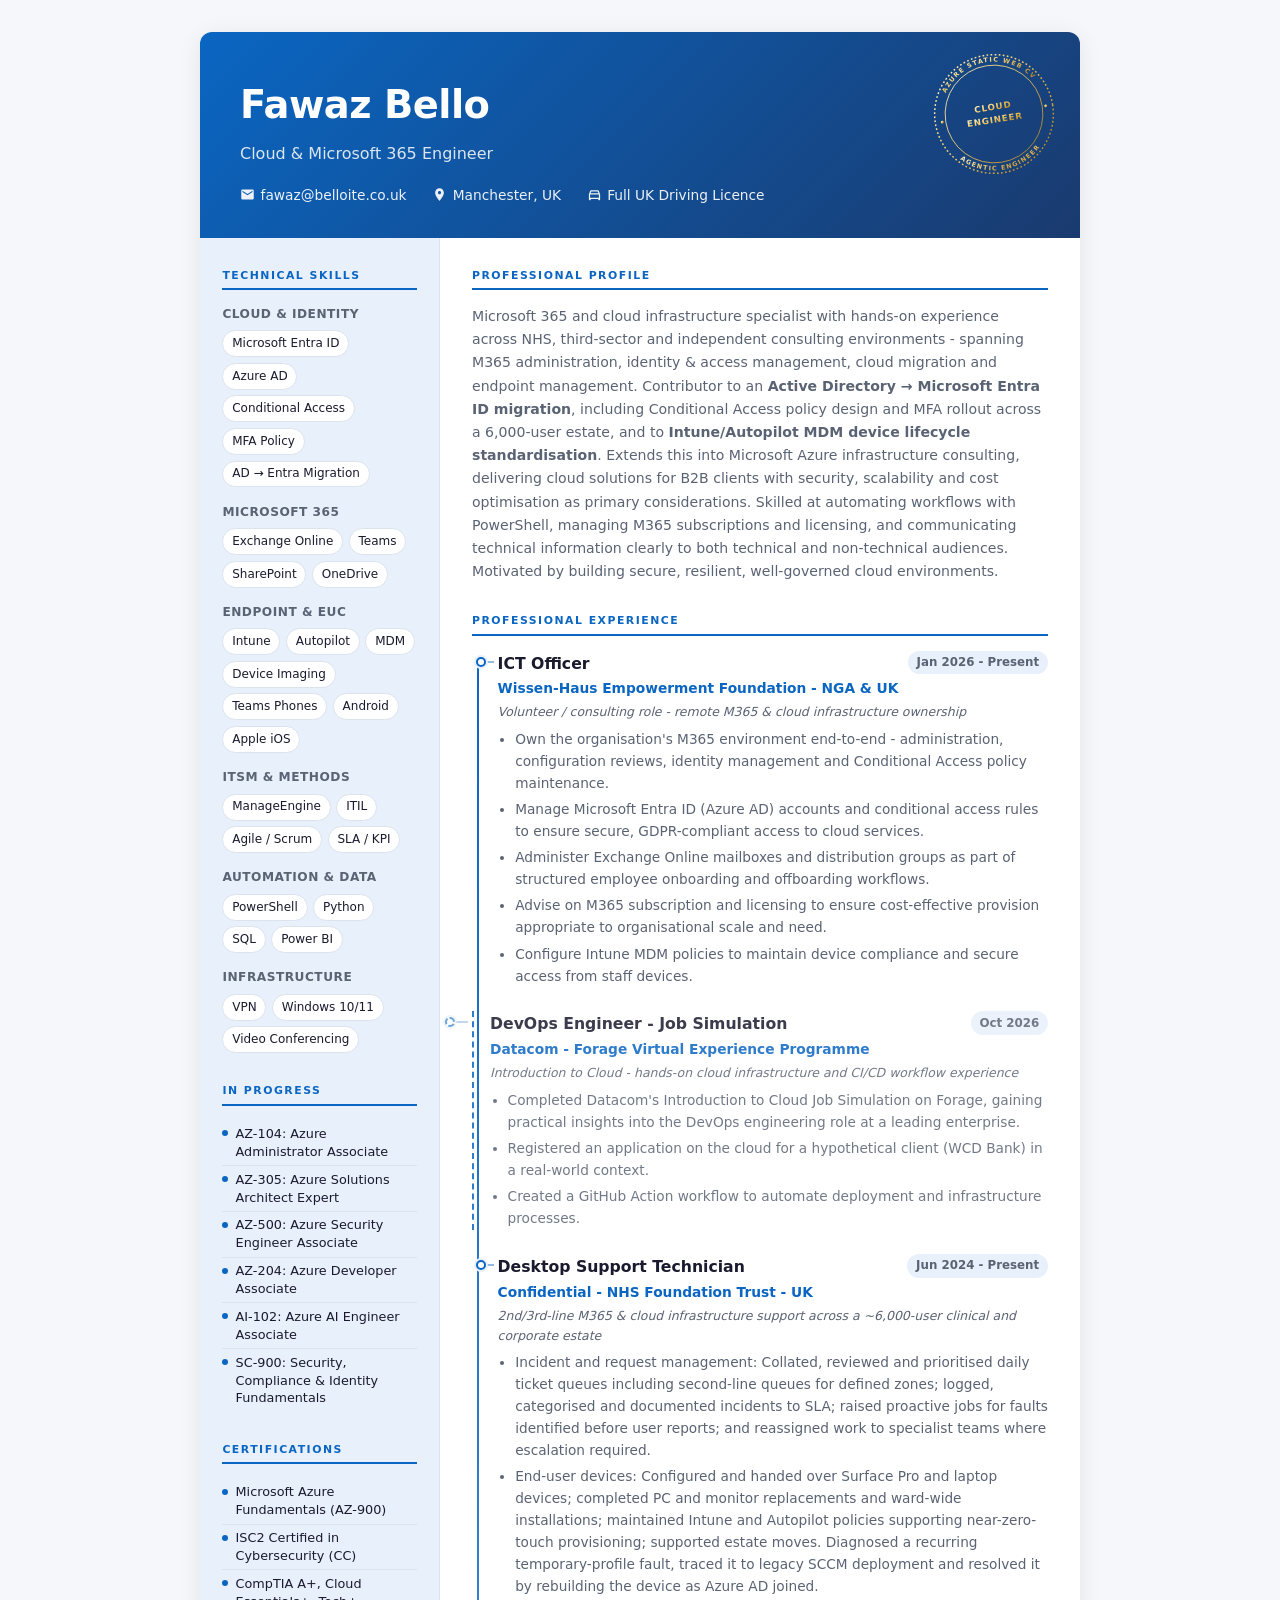
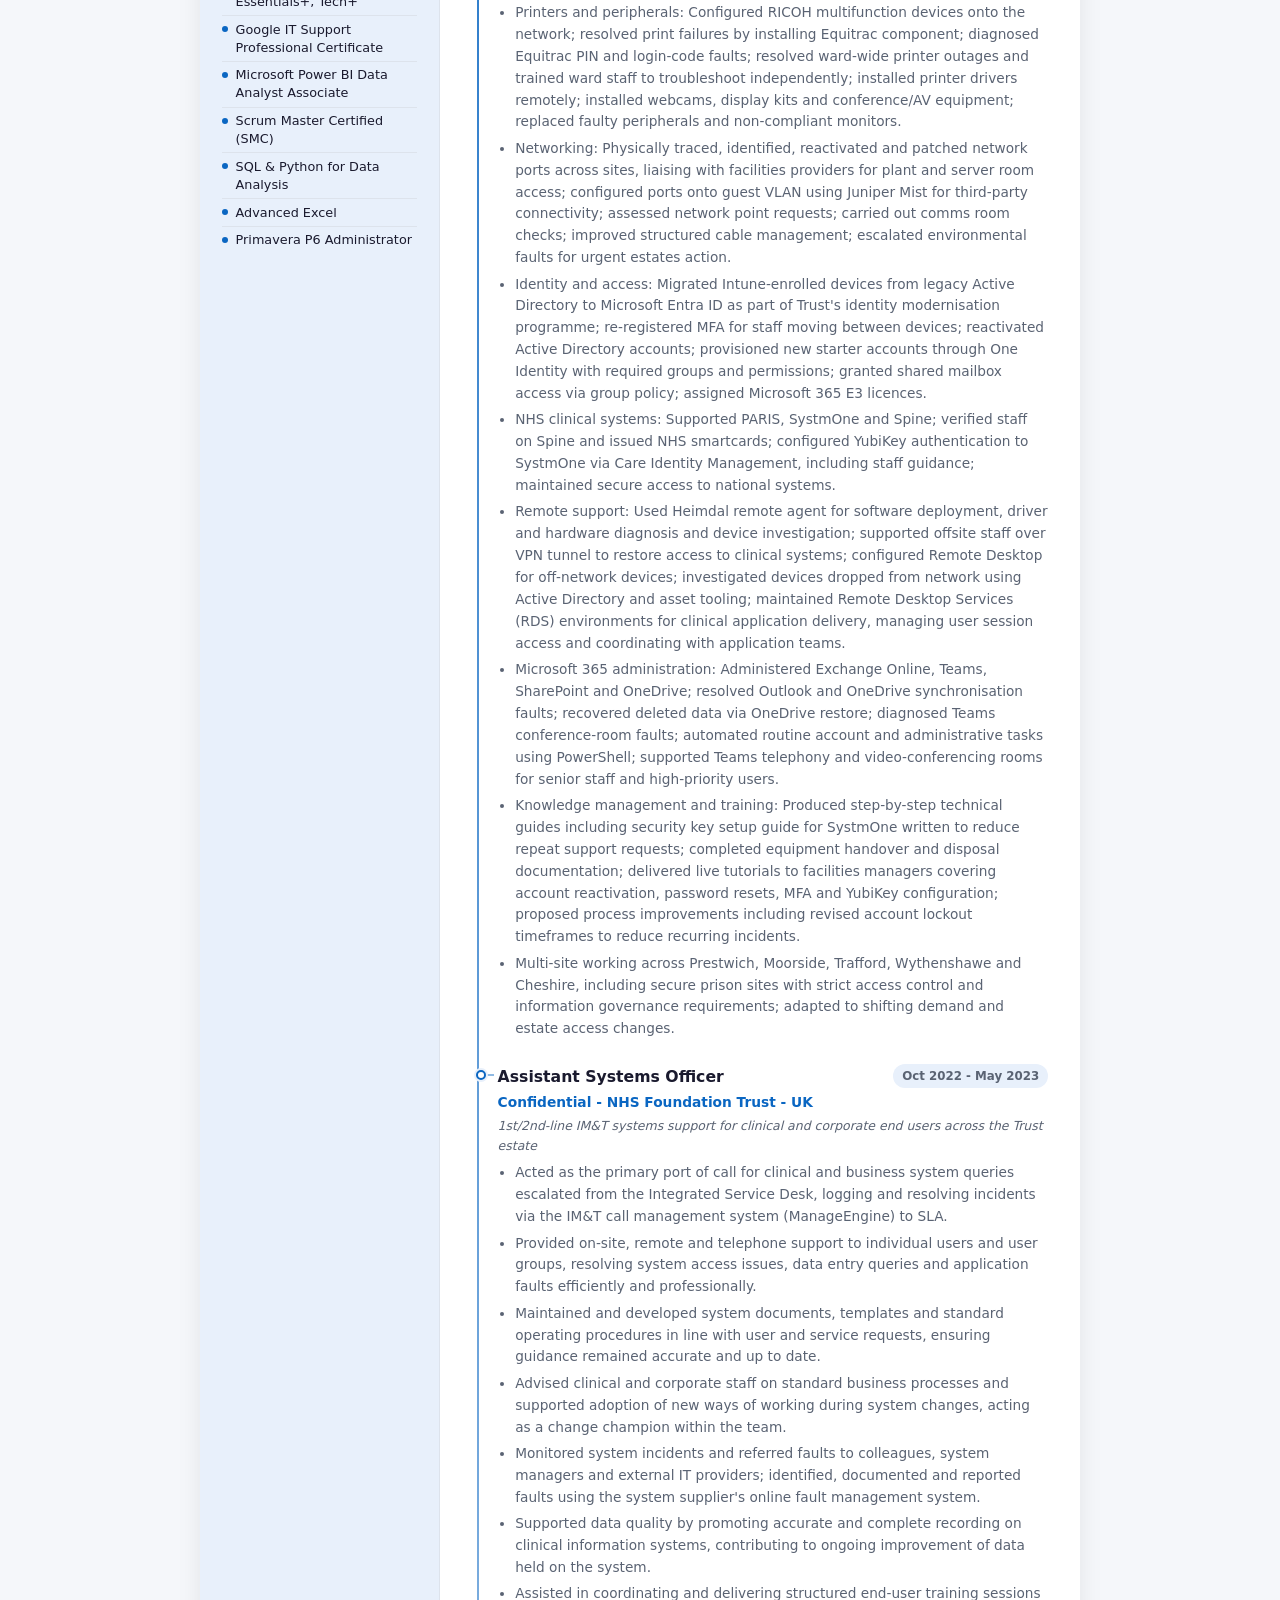
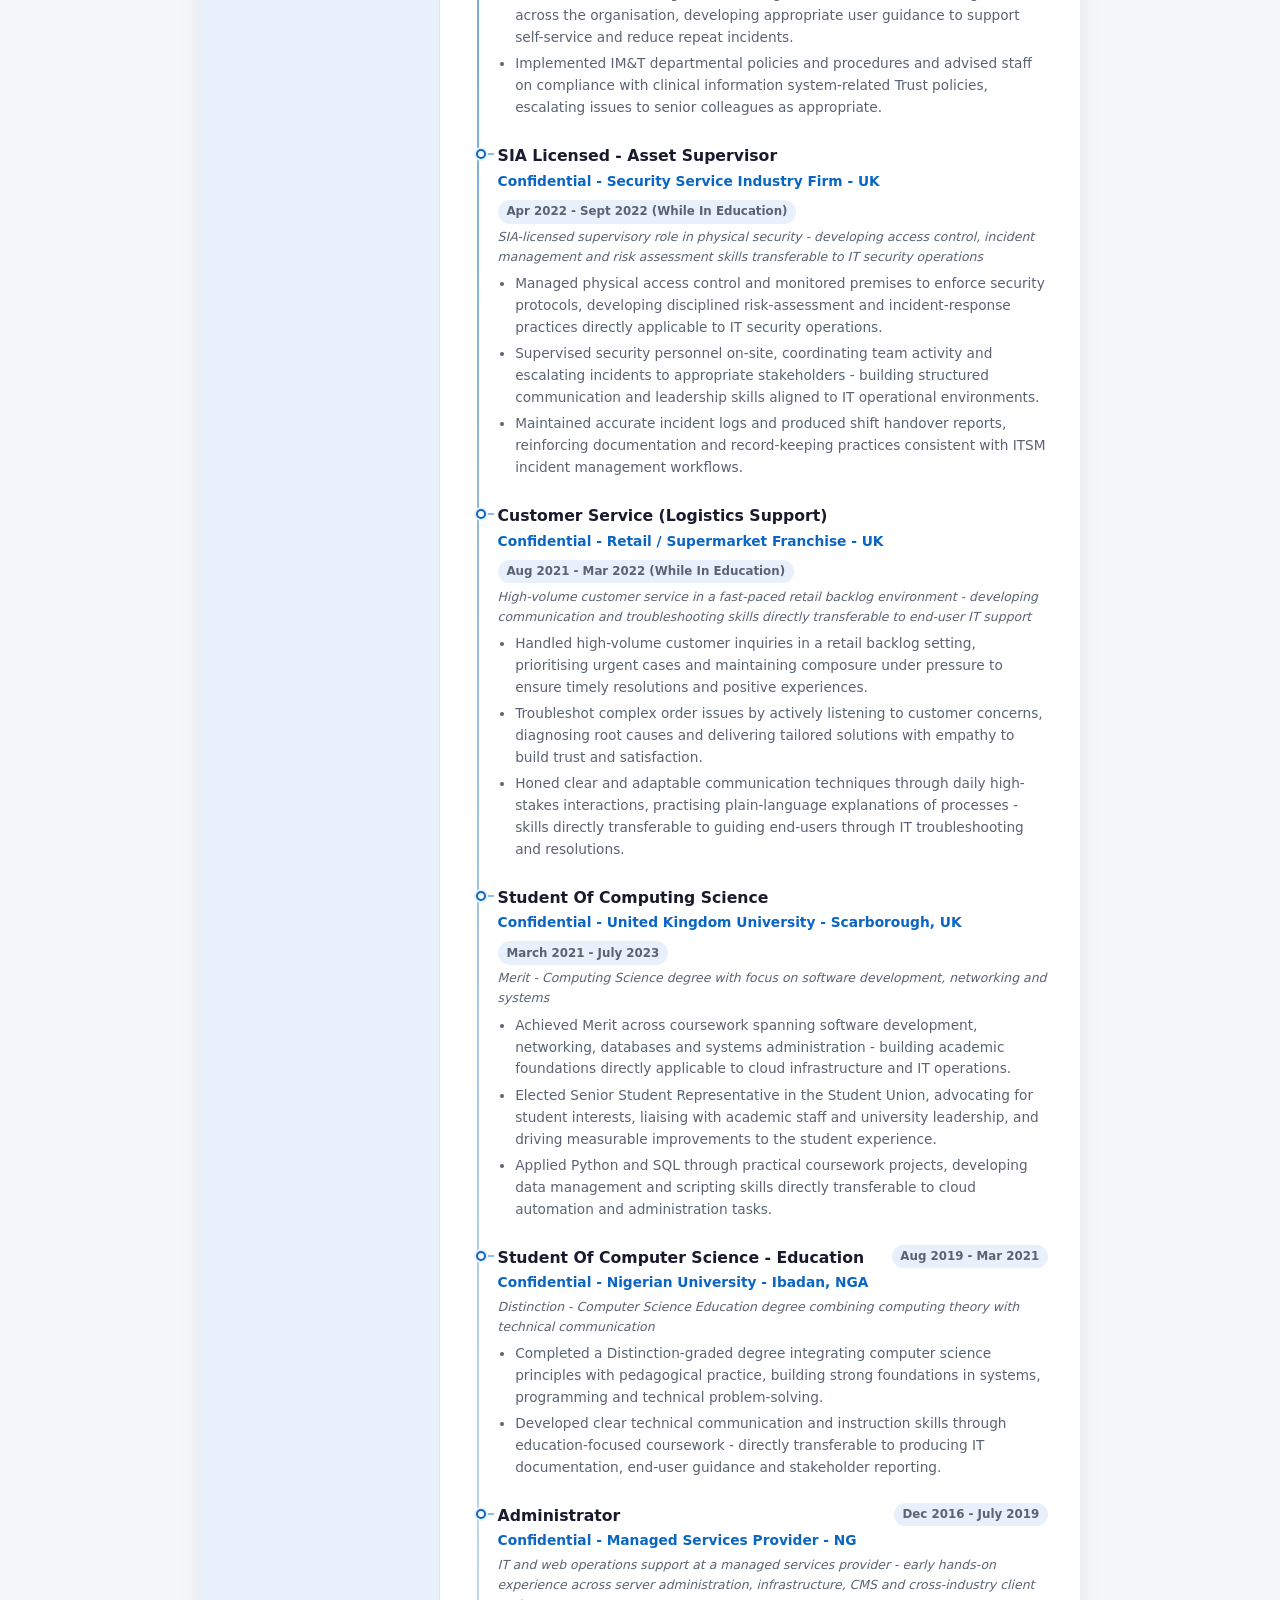
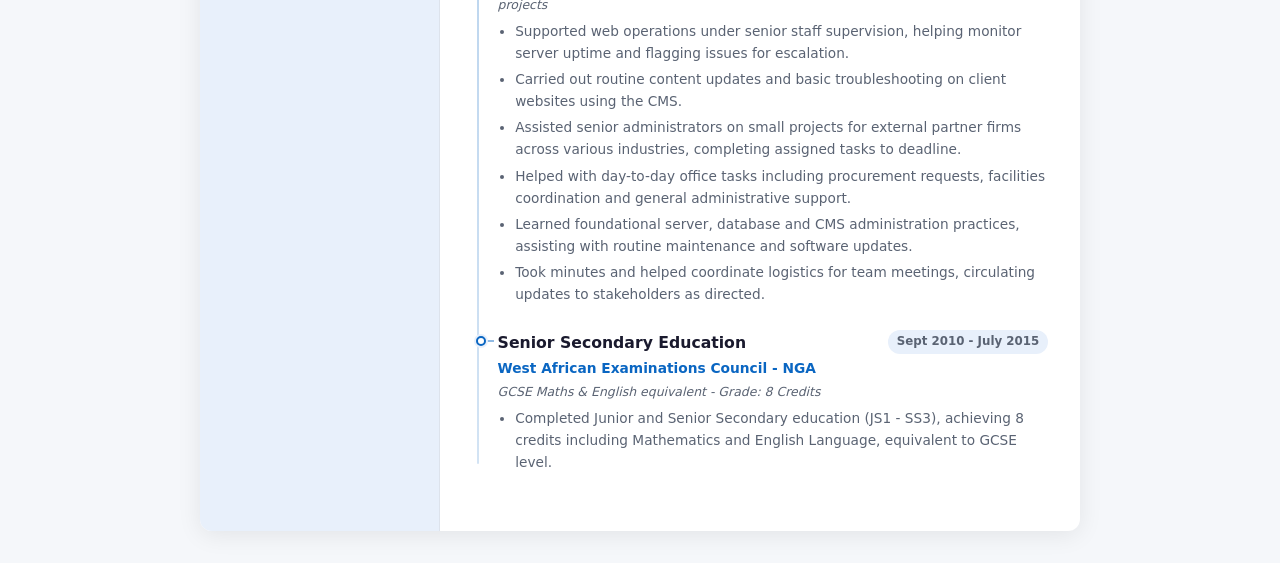
<file: resume-cv/index.html>
<!DOCTYPE html>
<html lang="en">
<head>
  <meta charset="UTF-8" />
  <meta name="viewport" content="width=device-width, initial-scale=1.0"/>
  <title>Fawaz Bello - Cloud &amp; Microsoft 365 Engineer</title>
  <link rel="stylesheet" href="styles.css" />
</head>
<body>
<div class="page">

  <header>
    <div class="cv-stamp" role="img" aria-label="Badge: Azure Static Web CV, Cloud Engineer, Agentic Engineer">
      <svg class="stamp-svg" viewBox="0 0 220 220">
        <defs>
          <linearGradient id="goldGrad" x1="0%" y1="0%" x2="100%" y2="100%">
            <stop offset="0%" stop-color="#fff6d2"/>
            <stop offset="40%" stop-color="#f5d478"/>
            <stop offset="70%" stop-color="#d4a53b"/>
            <stop offset="100%" stop-color="#9c7a22"/>
          </linearGradient>
          <path id="stampArcTop" d="M 20,110 A 90,90 0 0 1 200,110" fill="none"/>
          <path id="stampArcBottom" d="M 13,110 A 97,97 0 0 0 207,110" fill="none"/>
        </defs>
        <circle cx="110" cy="110" r="102" class="stamp-ring-outer"/>
        <circle cx="110" cy="110" r="84" class="stamp-ring-inner"/>
        <text class="stamp-text-arc"><textPath href="#stampArcTop" startOffset="50%" text-anchor="middle">AZURE STATIC WEB CV</textPath></text>
        <text class="stamp-text-arc"><textPath href="#stampArcBottom" startOffset="50%" text-anchor="middle">AGENTIC ENGINEER</textPath></text>
        <text x="110" y="103" text-anchor="middle" class="stamp-text-main">CLOUD</text>
        <text x="110" y="125" text-anchor="middle" class="stamp-text-main">ENGINEER</text>
        <circle cx="20" cy="110" r="2.4" class="stamp-dot"/>
        <circle cx="200" cy="110" r="2.4" class="stamp-dot"/>
      </svg>
    </div>
    <h1>Fawaz Bello</h1>
    <p class="tagline">Cloud &amp; Microsoft 365 Engineer</p>
    <div class="contact-bar">
      <a href="mailto:fawaz@belloite.co.uk">
        <svg class="icon" viewBox="0 0 24 24"><path d="M20 4H4a2 2 0 00-2 2v12a2 2 0 002 2h16a2 2 0 002-2V6a2 2 0 00-2-2zm0 4l-8 5-8-5V6l8 5 8-5v2z"/></svg>
        fawaz@belloite.co.uk
      </a>
      <span>
        <svg class="icon" viewBox="0 0 24 24"><path d="M12 2C8.13 2 5 5.13 5 9c0 5.25 7 13 7 13s7-7.75 7-13c0-3.87-3.13-7-7-7zm0 9.5c-1.38 0-2.5-1.12-2.5-2.5s1.12-2.5 2.5-2.5 2.5 1.12 2.5 2.5-1.12 2.5-2.5 2.5z"/></svg>
        Manchester, UK
      </span>
      <span>
        <svg class="icon" viewBox="0 0 24 24"><path d="M18.92 6.01C18.72 5.42 18.16 5 17.5 5h-11c-.66 0-1.21.42-1.42 1.01L3 12v8c0 .55.45 1 1 1h1c.55 0 1-.45 1-1v-1h12v1c0 .55.45 1 1 1h1c.55 0 1-.45 1-1v-8l-2.08-5.99zM6.85 7h10.29l1.08 3.11H5.77L6.85 7zM19 17H5v-5h14v5z"/></svg>
        Full UK Driving Licence
      </span>
    </div>
    <div class="visitor-counter" id="visitor-counter">
      <span class="pulse"></span>
      <strong id="visitor-count">0</strong>&nbsp;total visits
    </div>
  </header>

  <div class="body">

    <aside class="sidebar">

      <div class="section">
        <div class="section-title">Technical Skills</div>

        <div class="skill-group">
          <h4>Cloud &amp; Identity</h4>
          <div class="tags">
            <span class="tag">Microsoft Entra ID</span>
            <span class="tag">Azure AD</span>
            <span class="tag">Conditional Access</span>
            <span class="tag">MFA Policy</span>
            <span class="tag">AD &rarr; Entra Migration</span>
          </div>
        </div>

        <div class="skill-group">
          <h4>Microsoft 365</h4>
          <div class="tags">
            <span class="tag">Exchange Online</span>
            <span class="tag">Teams</span>
            <span class="tag">SharePoint</span>
            <span class="tag">OneDrive</span>
          </div>
        </div>

        <div class="skill-group">
          <h4>Endpoint &amp; EUC</h4>
          <div class="tags">
            <span class="tag">Intune</span>
            <span class="tag">Autopilot</span>
            <span class="tag">MDM</span>
            <span class="tag">Device Imaging</span>
            <span class="tag">Teams Phones</span>
            <span class="tag">Android</span>
            <span class="tag">Apple iOS</span>
          </div>
        </div>

        <div class="skill-group">
          <h4>ITSM &amp; Methods</h4>
          <div class="tags">
            <span class="tag">ManageEngine</span>
            <span class="tag">ITIL</span>
            <span class="tag">Agile / Scrum</span>
            <span class="tag">SLA / KPI</span>
          </div>
        </div>

        <div class="skill-group">
          <h4>Automation &amp; Data</h4>
          <div class="tags">
            <span class="tag">PowerShell</span>
            <span class="tag">Python</span>
            <span class="tag">SQL</span>
            <span class="tag">Power BI</span>
          </div>
        </div>

        <div class="skill-group">
          <h4>Infrastructure</h4>
          <div class="tags">
            <span class="tag">VPN</span>
            <span class="tag">Windows 10/11</span>
            <span class="tag">Video Conferencing</span>
          </div>
        </div>
      </div>

      <div class="section">
        <div class="section-title">In Progress</div>
        <div class="cert-item"><span class="cert-dot"></span>AZ-104: Azure Administrator Associate</div>
        <div class="cert-item"><span class="cert-dot"></span>AZ-305: Azure Solutions Architect Expert</div>
        <div class="cert-item"><span class="cert-dot"></span>AZ-500: Azure Security Engineer Associate</div>
        <div class="cert-item"><span class="cert-dot"></span>AZ-204: Azure Developer Associate</div>
        <div class="cert-item"><span class="cert-dot"></span>AI-102: Azure AI Engineer Associate</div>
        <div class="cert-item"><span class="cert-dot"></span>SC-900: Security, Compliance &amp; Identity Fundamentals</div>
      </div>

      <div class="section">
        <div class="section-title">Certifications</div>
        <div class="cert-item"><span class="cert-dot"></span>Microsoft Azure Fundamentals (AZ-900)</div>
        <div class="cert-item"><span class="cert-dot"></span>ISC2 Certified in Cybersecurity (CC)</div>
        <div class="cert-item"><span class="cert-dot"></span>CompTIA A+, Cloud Essentials+, Tech+</div>
        <div class="cert-item"><span class="cert-dot"></span>Google IT Support Professional Certificate</div>
        <div class="cert-item"><span class="cert-dot"></span>Microsoft Power BI Data Analyst Associate</div>
        <div class="cert-item"><span class="cert-dot"></span>Scrum Master Certified (SMC)</div>
        <div class="cert-item"><span class="cert-dot"></span>SQL &amp; Python for Data Analysis</div>
        <div class="cert-item"><span class="cert-dot"></span>Advanced Excel</div>
        <div class="cert-item"><span class="cert-dot"></span>Primavera P6 Administrator</div>
      </div>

    </aside>

    <main class="main">

      <div class="section">
        <div class="section-title">Professional Profile</div>
        <p class="profile-text">
          Microsoft 365 and cloud infrastructure specialist with hands-on experience across NHS, third-sector and
          independent consulting environments - spanning M365 administration, identity &amp; access management,
          cloud migration and endpoint management. Contributor to an
          <strong>Active Directory &rarr; Microsoft Entra ID migration</strong>, including Conditional Access policy design
          and MFA rollout across a 6,000-user estate, and to <strong>Intune/Autopilot MDM device lifecycle
          standardisation</strong>. Extends this into Microsoft Azure infrastructure consulting, delivering cloud
          solutions for B2B clients with security, scalability and cost optimisation as primary considerations.
          Skilled at automating workflows with PowerShell, managing M365 subscriptions and licensing, and
          communicating technical information clearly to both technical and non-technical audiences.
          Motivated by building secure, resilient, well-governed cloud environments.
        </p>
      </div>

      <div class="section">
        <div class="section-title">Professional Experience</div>

        <div class="timeline">
        <div class="entry">
          <div class="entry-header">
            <div>
              <div class="entry-title">ICT Officer</div>
              <div class="entry-org">Wissen-Haus Empowerment Foundation - NGA &amp; UK</div>
            </div>
            <span class="entry-date">Jan 2026 - Present</span>
          </div>
          <p class="entry-sub">Volunteer / consulting role - remote M365 &amp; cloud infrastructure ownership</p>
          <ul>
            <li>Own the organisation's M365 environment end-to-end - administration, configuration reviews, identity management and Conditional Access policy maintenance.</li>
            <li>Manage Microsoft Entra ID (Azure AD) accounts and conditional access rules to ensure secure, GDPR-compliant access to cloud services.</li>
            <li>Administer Exchange Online mailboxes and distribution groups as part of structured employee onboarding and offboarding workflows.</li>
            <li>Advise on M365 subscription and licensing to ensure cost-effective provision appropriate to organisational scale and need.</li>
            <li>Configure Intune MDM policies to maintain device compliance and secure access from staff devices.</li>
          </ul>
        </div>

        <div class="entry entry-simulation">
          <div class="entry-header">
            <div>
              <div class="entry-title">DevOps Engineer - Job Simulation</div>
              <div class="entry-org">Datacom - Forage Virtual Experience Programme</div>
            </div>
            <span class="entry-date">Oct 2026</span>
          </div>
          <p class="entry-sub">Introduction to Cloud - hands-on cloud infrastructure and CI/CD workflow experience</p>
          <ul>
            <li>Completed Datacom's Introduction to Cloud Job Simulation on Forage, gaining practical insights into the DevOps engineering role at a leading enterprise.</li>
            <li>Registered an application on the cloud for a hypothetical client (WCD Bank) in a real-world context.</li>
            <li>Created a GitHub Action workflow to automate deployment and infrastructure processes.</li>
          </ul>
        </div>

        <div class="entry" hidden>
          <div class="entry-header">
            <div>
              <div class="entry-title">Director</div>
              <div class="entry-org">Confidential - MSP, MarTech &amp; AI Consultancy - UK </div>
            </div>
            <span class="entry-date">Oct 2025 - Present</span>
          </div>
          <p class="entry-sub"> Statutory director responsible for company governance, technical strategy and compliance</p>
          <ul>
            <li>Hold statutory responsibility for company governance, regulatory compliance and filing obligations as a registered office holder.</li>
            <li>Define the company's technical direction and architectural standards across Microsoft Azure, M365 and cloud infrastructure.</li>
            <li>Oversee internal frameworks for identity management, Conditional Access, Exchange Online and cloud migration planning.</li>
            <li>Develop internal knowledge and capability in PowerShell automation, MDM policy and cloud administration best practices to inform future organisational direction.</li>
            <li>Produce internal technical documentation and strategic guidance to support planning and long-term infrastructure decisions.</li>
          </ul>
        </div>

        <div class="entry">
          <div class="entry-header">
            <div>
              <div class="entry-title">Desktop Support Technician</div>
              <div class="entry-org">Confidential - NHS Foundation Trust - UK</div>
            </div>
            <span class="entry-date">Jun 2024 - Present</span>
          </div>
          <p class="entry-sub">2nd/3rd-line M365 &amp; cloud infrastructure support across a ~6,000-user clinical and corporate estate</p>
          <ul>
            <li>Incident and request management: Collated, reviewed and prioritised daily ticket queues including second-line queues for defined zones; logged, categorised and documented incidents to SLA; raised proactive jobs for faults identified before user reports; and reassigned work to specialist teams where escalation required.</li>
            <li>End-user devices: Configured and handed over Surface Pro and laptop devices; completed PC and monitor replacements and ward-wide installations; maintained Intune and Autopilot policies supporting near-zero-touch provisioning; supported estate moves. Diagnosed a recurring temporary-profile fault, traced it to legacy SCCM deployment and resolved it by rebuilding the device as Azure AD joined.</li>
            <li>Printers and peripherals: Configured RICOH multifunction devices onto the network; resolved print failures by installing Equitrac component; diagnosed Equitrac PIN and login-code faults; resolved ward-wide printer outages and trained ward staff to troubleshoot independently; installed printer drivers remotely; installed webcams, display kits and conference/AV equipment; replaced faulty peripherals and non-compliant monitors.</li>
            <li>Networking: Physically traced, identified, reactivated and patched network ports across sites, liaising with facilities providers for plant and server room access; configured ports onto guest VLAN using Juniper Mist for third-party connectivity; assessed network point requests; carried out comms room checks; improved structured cable management; escalated environmental faults for urgent estates action.</li>
            <li>Identity and access: Migrated Intune-enrolled devices from legacy Active Directory to Microsoft Entra ID as part of Trust's identity modernisation programme; re-registered MFA for staff moving between devices; reactivated Active Directory accounts; provisioned new starter accounts through One Identity with required groups and permissions; granted shared mailbox access via group policy; assigned Microsoft 365 E3 licences.</li>
            <li>NHS clinical systems: Supported PARIS, SystmOne and Spine; verified staff on Spine and issued NHS smartcards; configured YubiKey authentication to SystmOne via Care Identity Management, including staff guidance; maintained secure access to national systems.</li>
            <li>Remote support: Used Heimdal remote agent for software deployment, driver and hardware diagnosis and device investigation; supported offsite staff over VPN tunnel to restore access to clinical systems; configured Remote Desktop for off-network devices; investigated devices dropped from network using Active Directory and asset tooling; maintained Remote Desktop Services (RDS) environments for clinical application delivery, managing user session access and coordinating with application teams.</li>
            <li>Microsoft 365 administration: Administered Exchange Online, Teams, SharePoint and OneDrive; resolved Outlook and OneDrive synchronisation faults; recovered deleted data via OneDrive restore; diagnosed Teams conference-room faults; automated routine account and administrative tasks using PowerShell; supported Teams telephony and video-conferencing rooms for senior staff and high-priority users.</li>
            <li>Knowledge management and training: Produced step-by-step technical guides including security key setup guide for SystmOne written to reduce repeat support requests; completed equipment handover and disposal documentation; delivered live tutorials to facilities managers covering account reactivation, password resets, MFA and YubiKey configuration; proposed process improvements including revised account lockout timeframes to reduce recurring incidents.</li>
            <li>Multi-site working across Prestwich, Moorside, Trafford, Wythenshawe and Cheshire, including secure prison sites with strict access control and information governance requirements; adapted to shifting demand and estate access changes.</li>
          </ul>
        </div>

        <div class="entry">
          <div class="entry-header">
            <div>
              <div class="entry-title">Assistant Systems Officer</div>
              <div class="entry-org">Confidential - NHS Foundation Trust - UK</div>
            </div>
            <span class="entry-date">Oct 2022 - May 2023 </span>
          </div>
          <p class="entry-sub">1st/2nd-line IM&amp;T systems support for clinical and corporate end users across the Trust estate</p>
          <ul>
            <li>Acted as the primary port of call for clinical and business system queries escalated from the Integrated Service Desk, logging and resolving incidents via the IM&amp;T call management system (ManageEngine) to SLA.</li>
            <li>Provided on-site, remote and telephone support to individual users and user groups, resolving system access issues, data entry queries and application faults efficiently and professionally.</li>
            <li>Maintained and developed system documents, templates and standard operating procedures in line with user and service requests, ensuring guidance remained accurate and up to date.</li>
            <li>Advised clinical and corporate staff on standard business processes and supported adoption of new ways of working during system changes, acting as a change champion within the team.</li>
            <li>Monitored system incidents and referred faults to colleagues, system managers and external IT providers; identified, documented and reported faults using the system supplier's online fault management system.</li>
            <li>Supported data quality by promoting accurate and complete recording on clinical information systems, contributing to ongoing improvement of data held on the system.</li>
            <li>Assisted in coordinating and delivering structured end-user training sessions across the organisation, developing appropriate user guidance to support self-service and reduce repeat incidents.</li>
            <li>Implemented IM&amp;T departmental policies and procedures and advised staff on compliance with clinical information system-related Trust policies, escalating issues to senior colleagues as appropriate.</li>
          </ul>
        </div>
      <div class="entry">
          <div class="entry-header">
            <div>
              <div class="entry-title">SIA Licensed - Asset Supervisor</div>
              <div class="entry-org">Confidential - Security Service Industry Firm - UK</div>
            </div>
            <span class="entry-date">Apr 2022 - Sept 2022 (While In Education)</span>
          </div>
          <p class="entry-sub">SIA-licensed supervisory role in physical security - developing access control, incident management and risk assessment skills transferable to IT security operations</p>
          <ul>
            <li>Managed physical access control and monitored premises to enforce security protocols, developing disciplined risk-assessment and incident-response practices directly applicable to IT security operations.</li>
            <li>Supervised security personnel on-site, coordinating team activity and escalating incidents to appropriate stakeholders - building structured communication and leadership skills aligned to IT operational environments.</li>
            <li>Maintained accurate incident logs and produced shift handover reports, reinforcing documentation and record-keeping practices consistent with ITSM incident management workflows.</li>
          </ul>
        </div>

        <div class="entry">
          <div class="entry-header">
            <div>
              <div class="entry-title">Customer Service (Logistics Support)</div>
              <div class="entry-org">Confidential - Retail / Supermarket Franchise - UK</div>
            </div>
            <span class="entry-date">Aug 2021 - Mar 2022 (While In Education)</span>
          </div>
          <p class="entry-sub">High-volume customer service in a fast-paced retail backlog environment - developing communication and troubleshooting skills directly transferable to end-user IT support</p>
          <ul>
            <li>Handled high-volume customer inquiries in a retail backlog setting, prioritising urgent cases and maintaining composure under pressure to ensure timely resolutions and positive experiences.</li>
            <li>Troubleshot complex order issues by actively listening to customer concerns, diagnosing root causes and delivering tailored solutions with empathy to build trust and satisfaction.</li>
            <li>Honed clear and adaptable communication techniques through daily high-stakes interactions, practising plain-language explanations of processes - skills directly transferable to guiding end-users through IT troubleshooting and resolutions.</li>
          </ul>
        </div>
        <div class="entry">
        <div class="entry-header">
            <div>
              <div class="entry-title">Student Of Computing Science </div>
              <div class="entry-org">Confidential - United Kingdom University - Scarborough, UK</div>
            </div>
            <span class="entry-date">March 2021 - July 2023</span>
          </div>
          <p class="entry-sub">Merit - Computing Science degree with focus on software development, networking and systems</p>
          <ul>
            <li>Achieved Merit across coursework spanning software development, networking, databases and systems administration - building academic foundations directly applicable to cloud infrastructure and IT operations.</li>
            <li>Elected Senior Student Representative in the Student Union, advocating for student interests, liaising with academic staff and university leadership, and driving measurable improvements to the student experience.</li>
            <li>Applied Python and SQL through practical coursework projects, developing data management and scripting skills directly transferable to cloud automation and administration tasks.</li>
          </ul>
        </div>
        <div class="entry">
        <div class="entry-header">
            <div>
              <div class="entry-title">Student Of Computer Science - Education</div>
              <div class="entry-org">Confidential - Nigerian University - Ibadan, NGA</div>
            </div>
            <span class="entry-date">Aug 2019 - Mar 2021</span>
          </div>
          <p class="entry-sub">Distinction - Computer Science Education degree combining computing theory with technical communication</p>
          <ul>
            <li>Completed a Distinction-graded degree integrating computer science principles with pedagogical practice, building strong foundations in systems, programming and technical problem-solving.</li>
            <li>Developed clear technical communication and instruction skills through education-focused coursework - directly transferable to producing IT documentation, end-user guidance and stakeholder reporting.</li>
          </ul>
        </div>

        <div class="entry">
          <div class="entry-header">
            <div>
              <div class="entry-title">Administrator</div>
              <div class="entry-org">Confidential - Managed Services Provider - NG</div>
            </div>
            <span class="entry-date"> Dec 2016 - July 2019</span>
          </div>
          <p class="entry-sub">IT and web operations support at a managed services provider - early hands-on experience across server administration, infrastructure, CMS and cross-industry client projects</p>
          <ul>
            <li>Supported web operations under senior staff supervision, helping monitor server uptime and flagging issues for escalation.</li>
            <li>Carried out routine content updates and basic troubleshooting on client websites using the CMS.</li>
            <li>Assisted senior administrators on small projects for external partner firms across various industries, completing assigned tasks to deadline.</li>
            <li>Helped with day-to-day office tasks including procurement requests, facilities coordination and general administrative support.</li>
            <li>Learned foundational server, database and CMS administration practices, assisting with routine maintenance and software updates.</li>
            <li>Took minutes and helped coordinate logistics for team meetings, circulating updates to stakeholders as directed.</li>
          </ul>
        </div>

        <div class="entry">
          <div class="entry-header">
            <div>
              <div class="entry-title">Senior Secondary Education</div>
              <div class="entry-org">West African Examinations Council - NGA</div>
            </div>
            <span class="entry-date">Sept 2010 - July 2015</span>
          </div>
          <p class="entry-sub">GCSE Maths &amp; English equivalent - Grade: 8 Credits</p>
          <ul>
            <li>Completed Junior and Senior Secondary education (JS1 - SS3), achieving 8 credits including Mathematics and English Language, equivalent to GCSE level.</li>
          </ul>
        </div>
        </div><!-- /.timeline -->

      </div>

    </main>
  </div>
</div>
<button id="scrollTopBtn" class="scroll-top-btn" type="button" aria-label="Scroll to top" title="Back to top">
  <svg class="icon" viewBox="0 0 24 24"><path d="M12 4l-8 8h5v8h6v-8h5z"/></svg>
  Scroll Up
</button>
<script src="script.js"></script>
</body>
</html>
</file>
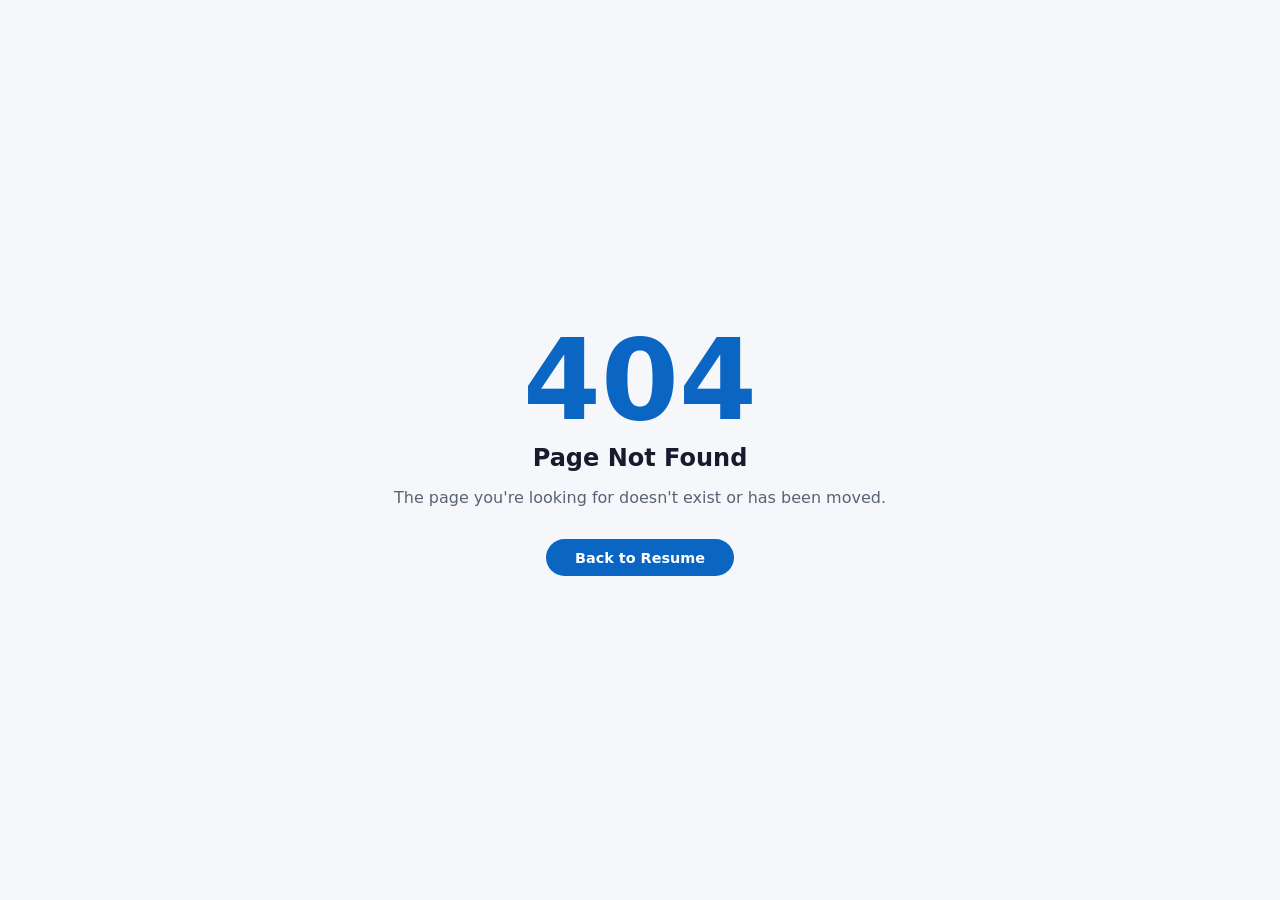
<file: resume-cv/error404.html>
<!DOCTYPE html>
<html lang="en">
<head>
  <meta charset="UTF-8"/>
  <meta name="viewport" content="width=device-width, initial-scale=1.0"/>
  <title>404 — Page Not Found</title>
  <style>
    *, *::before, *::after { box-sizing: border-box; margin: 0; padding: 0; }
    body {
      font-family: 'Segoe UI', system-ui, sans-serif;
      background: #f5f7fa;
      display: flex;
      align-items: center;
      justify-content: center;
      min-height: 100vh;
      color: #1a1a2e;
    }
    .container {
      text-align: center;
      padding: 2rem;
    }
    .code {
      font-size: 7rem;
      font-weight: 800;
      color: #0a66c2;
      line-height: 1;
    }
    h1 {
      font-size: 1.5rem;
      margin: 0.5rem 0 1rem;
      color: #1a1a2e;
    }
    p { color: #5a6373; margin-bottom: 2rem; }
    a {
      display: inline-block;
      background: #0a66c2;
      color: white;
      padding: 0.65rem 1.8rem;
      border-radius: 30px;
      text-decoration: none;
      font-weight: 600;
      font-size: 0.9rem;
      transition: background 0.2s;
    }
    a:hover { background: #1a3a6e; }
  </style>
</head>
<body>
  <div class="container">
    <div class="code">404</div>
    <h1>Page Not Found</h1>
    <p>The page you're looking for doesn't exist or has been moved.</p>
    <a href="/">Back to Resume</a>
  </div>
</body>
</html>
</file>
<file: resume-cv/styles.css>
*, *::before, *::after { box-sizing: border-box; margin: 0; padding: 0; }

:root {
  --accent: #0a66c2;
  --accent-light: #e8f0fb;
  --text: #1a1a2e;
  --muted: #5a6373;
  --border: #dde3ec;
  --bg: #f5f7fa;
  --white: #ffffff;
  --green: #16a34a;
}

body {
  font-family: 'Segoe UI', system-ui, -apple-system, sans-serif;
  background: var(--bg);
  color: var(--text);
  line-height: 1.6;
  padding: 2rem 1rem;
}

.page {
  max-width: 880px;
  margin: 0 auto;
  background: var(--white);
  border-radius: 12px;
  box-shadow: 0 4px 24px rgba(0,0,0,0.08);
  overflow: hidden;
}

/* ── Header ── */
header {
  position: relative;
  background: linear-gradient(135deg, #0a66c2 0%, #1a3a6e 100%);
  color: var(--white);
  padding: 2.6rem 2.5rem 2rem;
}

/* ── CV Stamp Badge ── */
.cv-stamp {
  position: absolute;
  top: 1.1rem;
  right: 1.4rem;
  width: 128px;
  height: 128px;
  transform: rotate(-9deg);
  animation: stampGlow 2.6s ease-in-out infinite;
  pointer-events: none;
}

.stamp-svg { width: 100%; height: 100%; overflow: visible; }

.stamp-ring-outer {
  fill: none;
  stroke: url(#goldGrad);
  stroke-width: 2.5;
  stroke-dasharray: 3 4;
}

.stamp-ring-inner {
  fill: none;
  stroke: url(#goldGrad);
  stroke-width: 1.4;
}

.stamp-text-arc {
  font-size: 11px;
  font-weight: 700;
  letter-spacing: 2.2px;
  fill: url(#goldGrad);
}

.stamp-text-main {
  font-size: 15px;
  font-weight: 800;
  letter-spacing: 1.5px;
  fill: url(#goldGrad);
}

.stamp-dot { fill: url(#goldGrad); }

@keyframes stampGlow {
  0%, 100% {
    filter: drop-shadow(0 0 5px rgba(255,210,90,0.6)) drop-shadow(0 0 12px rgba(214,168,62,0.4));
  }
  50% {
    filter: drop-shadow(0 0 9px rgba(255,225,140,0.95)) drop-shadow(0 0 22px rgba(224,180,70,0.75));
  }
}

@media (max-width: 660px) {
  .cv-stamp { width: 86px; height: 86px; top: 0.6rem; right: 0.8rem; }
}

@media print {
  .cv-stamp { display: none; }
}

header h1 {
  font-size: 2.4rem;
  font-weight: 700;
  letter-spacing: -0.5px;
}

header .tagline {
  font-size: 1rem;
  opacity: 0.85;
  margin-top: 0.35rem;
  font-weight: 400;
}

.contact-bar {
  display: flex;
  flex-wrap: wrap;
  gap: 0.8rem 1.6rem;
  margin-top: 1.1rem;
  font-size: 0.86rem;
  opacity: 0.92;
}

.contact-bar a,
.contact-bar span {
  color: var(--white);
  text-decoration: none;
  display: flex;
  align-items: center;
  gap: 0.35rem;
}

.contact-bar a:hover { text-decoration: underline; }

.icon { width: 15px; height: 15px; fill: currentColor; flex-shrink: 0; }

/* ── Visitor Counter ── */
.visitor-counter {
  display: none;
  align-items: center;
  gap: 0.45rem;
  margin-top: 1rem;
  font-size: 0.82rem;
  color: rgba(255,255,255,0.88);
}

.visitor-counter .pulse {
  width: 8px;
  height: 8px;
  background: #4ade80;
  border-radius: 50%;
  flex-shrink: 0;
  animation: pulse 2s ease-in-out infinite;
}

@keyframes pulse {
  0%, 100% { opacity: 1; transform: scale(1); box-shadow: 0 0 0 0 rgba(74,222,128,0.5); }
  50%       { opacity: 0.7; transform: scale(1.25); box-shadow: 0 0 0 5px rgba(74,222,128,0); }
}

.visitor-counter strong { color: #fff; font-weight: 700; }

/* ── Layout ── */
.body { display: grid; grid-template-columns: 240px 1fr; }

.sidebar {
  background: var(--accent-light);
  padding: 1.8rem 1.4rem;
  border-right: 1px solid var(--border);
}

.main { padding: 1.8rem 2rem; }

/* ── Section ── */
.section { margin-bottom: 1.8rem; }

.section-title {
  font-size: 0.68rem;
  font-weight: 700;
  letter-spacing: 1.5px;
  text-transform: uppercase;
  color: var(--accent);
  border-bottom: 2px solid var(--accent);
  padding-bottom: 0.28rem;
  margin-bottom: 0.9rem;
}

/* ── Profile ── */
.profile-text {
  font-size: 0.88rem;
  color: var(--muted);
  line-height: 1.65;
}

/* ── Skills ── */
.skill-group { margin-bottom: 0.95rem; }

.skill-group h4 {
  font-size: 0.76rem;
  font-weight: 700;
  color: var(--muted);
  margin-bottom: 0.38rem;
  text-transform: uppercase;
  letter-spacing: 0.5px;
}

.tags { display: flex; flex-wrap: wrap; gap: 0.35rem; }

.tag {
  background: var(--white);
  border: 1px solid var(--border);
  color: var(--text);
  font-size: 0.75rem;
  padding: 0.18rem 0.55rem;
  border-radius: 20px;
  font-weight: 500;
}

/* ── Certifications ── */
.cert-item {
  font-size: 0.8rem;
  color: var(--text);
  padding: 0.28rem 0;
  border-bottom: 1px solid var(--border);
  display: flex;
  align-items: flex-start;
  gap: 0.45rem;
  line-height: 1.4;
}

.cert-item:last-child { border-bottom: none; }

.cert-dot {
  width: 6px;
  height: 6px;
  background: var(--accent);
  border-radius: 50%;
  flex-shrink: 0;
  margin-top: 0.35rem;
}

/* ── Education ── */
.edu-item { margin-bottom: 0.9rem; }

.edu-degree {
  font-size: 0.83rem;
  font-weight: 700;
  color: var(--text);
  line-height: 1.3;
}

.edu-school {
  font-size: 0.78rem;
  color: var(--accent);
  font-weight: 600;
}

.edu-grade {
  display: inline-block;
  font-size: 0.72rem;
  background: var(--accent);
  color: #fff;
  padding: 0.1rem 0.5rem;
  border-radius: 20px;
  margin-top: 0.2rem;
  font-weight: 600;
}

/* ── Timeline ── */
.timeline {
  position: relative;
  padding-left: 1.6rem;
}

.timeline::before {
  content: '';
  position: absolute;
  left: 5px;
  top: 10px;
  bottom: 10px;
  width: 2px;
  background: linear-gradient(to bottom, var(--accent) 0%, rgba(10,102,194,0.18) 100%);
  border-radius: 2px;
}

.timeline .entry {
  position: relative;
}

.timeline .entry::before {
  content: '';
  position: absolute;
  left: -1.35rem;
  top: 6px;
  width: 10px;
  height: 10px;
  border-radius: 50%;
  background: var(--white);
  border: 2.5px solid var(--accent);
  box-shadow: 0 0 0 2px var(--accent-light);
  z-index: 1;
}

.timeline .entry::after {
  content: '';
  position: absolute;
  left: -0.75rem;
  top: 10px;
  width: 8px;
  height: 2px;
  background: var(--accent);
  opacity: 0.45;
}

.timeline .entry-simulation {
  margin-left: -1.6rem;
  padding-left: 1rem;
  border-left: 2px dashed var(--accent);
  opacity: 0.85;
}

.timeline .entry-simulation::before {
  left: -1.8rem;
  border-color: var(--accent);
  border-style: dashed;
  opacity: 0.7;
}

.timeline .entry-simulation::after {
  left: -1.1rem;
  width: 12px;
  background: var(--accent);
  opacity: 0.3;
}

/* ── Experience entries ── */
.entry { margin-bottom: 1.5rem; }

.entry-header {
  display: flex;
  justify-content: space-between;
  align-items: flex-start;
  gap: 0.5rem;
  flex-wrap: wrap;
}

.entry-title { font-size: 0.98rem; font-weight: 700; color: var(--text); }
.entry-org   { font-size: 0.86rem; color: var(--accent); font-weight: 600; margin-top: 0.1rem; }

.entry-date {
  font-size: 0.74rem;
  color: var(--muted);
  white-space: nowrap;
  background: var(--accent-light);
  padding: 0.15rem 0.55rem;
  border-radius: 20px;
  font-weight: 600;
  flex-shrink: 0;
}

.entry-sub {
  font-size: 0.78rem;
  color: var(--muted);
  font-style: italic;
  margin-top: 0.2rem;
  margin-bottom: 0.4rem;
}

.entry ul { padding-left: 1.1rem; }

.entry ul li {
  font-size: 0.855rem;
  color: var(--muted);
  margin-bottom: 0.28rem;
}

/* ── Project cards ── */
.project-card {
  background: var(--bg);
  border: 1px solid var(--border);
  border-left: 3px solid var(--accent);
  border-radius: 6px;
  padding: 0.85rem 1rem;
  margin-bottom: 0.75rem;
}

.project-card h4 { font-size: 0.9rem; font-weight: 700; color: var(--text); }

.project-card .stack {
  font-size: 0.73rem;
  color: var(--accent);
  font-weight: 600;
  margin: 0.15rem 0 0.4rem;
}

.project-card p { font-size: 0.83rem; color: var(--muted); }

/* ── Responsive ── */
@media (max-width: 660px) {
  .body { grid-template-columns: 1fr; }
  .sidebar { border-right: none; border-bottom: 1px solid var(--border); }
  header h1 { font-size: 1.8rem; }
}

@media print {
  body { background: white; padding: 0; }
  .page { box-shadow: none; border-radius: 0; }
  .visitor-counter { display: none !important; }
}

/* ── Scroll-to-top CTA ── */
.scroll-top-btn {
  position: fixed;
  top: 18px;
  right: 18px;
  z-index: 50;
  display: none;
  align-items: center;
  gap: 0.4rem;
  background: linear-gradient(135deg, #0a66c2 0%, #1a3a6e 100%);
  color: #fff;
  border: none;
  border-radius: 999px;
  padding: 0.5rem 1.05rem;
  font-size: 0.78rem;
  font-weight: 700;
  letter-spacing: 0.3px;
  font-family: inherit;
  box-shadow: 0 4px 14px rgba(10,102,194,0.4);
  cursor: pointer;
  animation: ctaBounce 1.6s ease-in-out infinite;
}

.scroll-top-btn.visible { display: inline-flex; }

.scroll-top-btn .icon { width: 13px; height: 13px; fill: currentColor; flex-shrink: 0; }

.scroll-top-btn:hover { box-shadow: 0 6px 20px rgba(10,102,194,0.55); }

@keyframes ctaBounce {
  0%, 100% { transform: translateY(0); }
  50% { transform: translateY(-7px); }
}

@media (max-width: 660px) {
  .scroll-top-btn { top: 10px; right: 10px; padding: 0.4rem 0.85rem; font-size: 0.72rem; }
}

@media print {
  .scroll-top-btn { display: none !important; }
}
</file>
